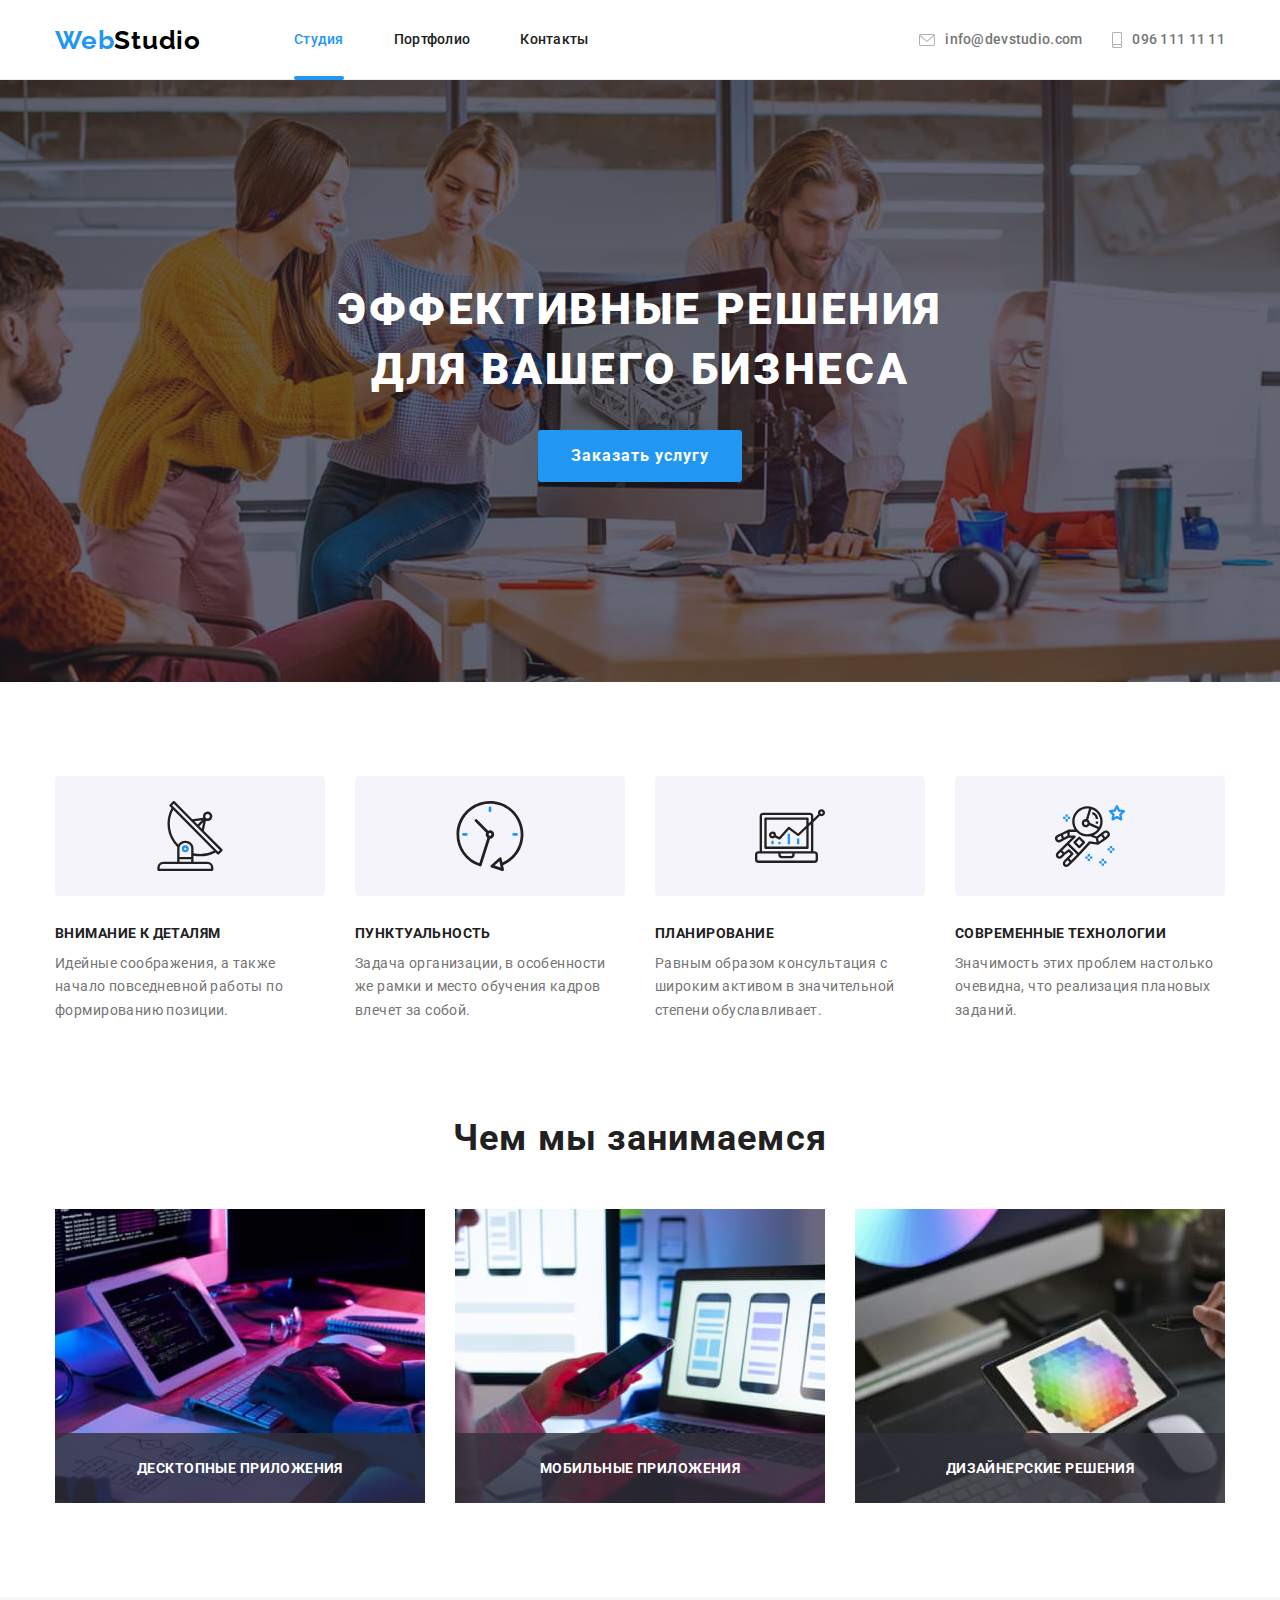
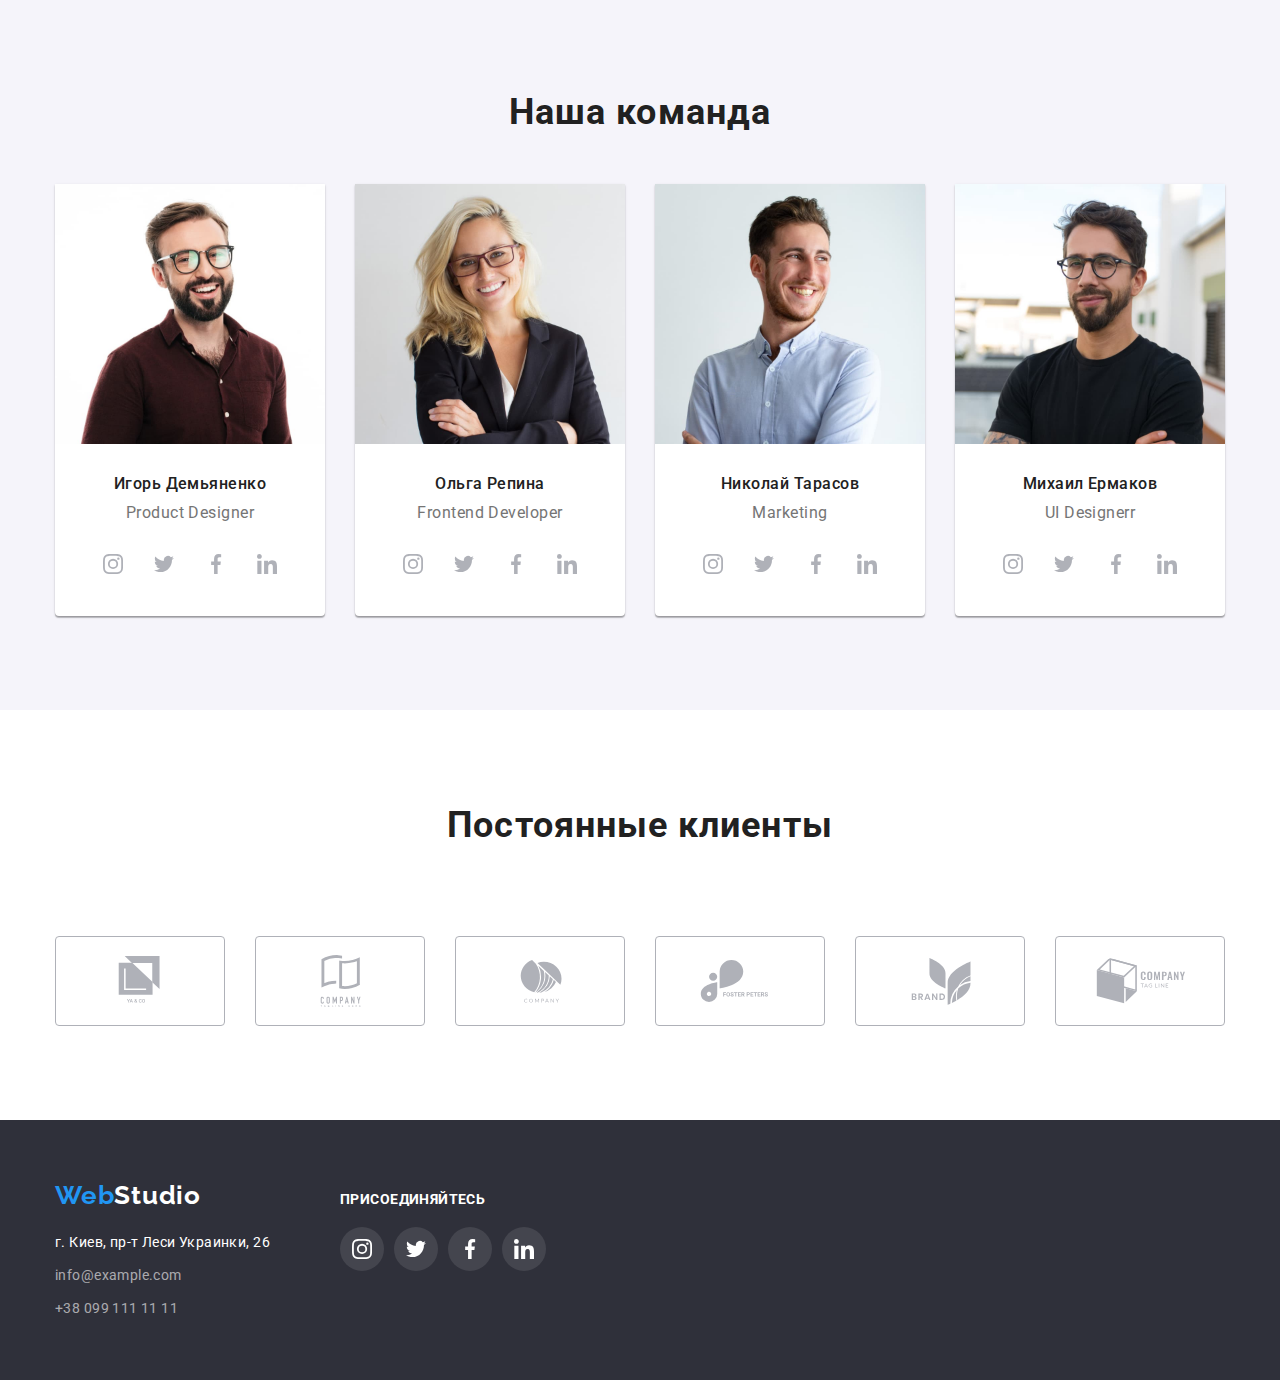
<file: index.html>
<!DOCTYPE html>
<html lang="ru">

<head>
    <meta charset="UTF-8">
    <meta name="viewport" content="width=device-width, initial-scale=1.0">
    <title>Web Studio</title>
    <link rel="preconnect" href="https://fonts.gstatic.com">
    <link
        href="https://fonts.googleapis.com/css2?family=Raleway:wght@700&family=Roboto:wght@400;500;700;900&display=swap"
        rel="stylesheet">
    <link rel="stylesheet"
        href="https://cdnjs.cloudflare.com/ajax/libs/modern-normalize/0.6.0/modern-normalize.min.css" />
    <link rel="stylesheet" href="css/style.css">
</head>

<body>
    <!--шапка-->
    <header class="header">
        <div class="container">
            <nav class="nav-links">
                <a href="./index.html" class="logo-header"><span class="logo-part">Web</span>Studio</a>
                <ul class="site-nav list">
                    <li class="nav-item"><a href="#" class="link current">Студия</a></li>
                    <li class="nav-item"><a href="./portfolio.html" class="link">Портфолио</a></li>
                    <li class="nav-item"><a href="" class="link">Контакты</a></li>
                </ul>
            </nav>
            <ul class="contacts list">
                <li class="contacts-item"><a href="mailto:info@devstudio.com" class="item">
                        <svg class="contacts-icon" width="16" height="12">
                            <use href="./image/symbol.svg#icon-envelope"></use>
                        </svg>
                        info@devstudio.com</a></li>
                <li class="contacts-item"><a href="tel:+380961111111" class="item">
                        <svg class="contacts-icon" width="10" height="16">
                            <use href="./image/symbol.svg#icon-smartphone"></use>
                        </svg>
                        096 111 11 11</a></li>
            </ul>
        </div>
    </header>

    <!--Баннер-->
    <main>
        <section class="hero">
            <div class="container">
                <h1 class="name">Эффективные решения для вашего бизнеса</h1>
                <button class="order" data-open-modal>Заказать услугу</button>
            </div>
        </section>

        <!--Модальное окно "Заказать услугу"-->
        <div class="backdrop is-hidden" data-backdrop>
            <div class="modal">
                <button class="close-btn" data-close-modal>
                    <svg class="modal-close" width="18" height="18">
                        <use href="./image/symbol.svg#icon-close"></use>
                    </svg>
                </button>
            </div>
        </div>
        <!-- Скрипт JS -->
        <script src="./js/modal.js"></script>

        <!--Ценности-->
        <section class="values">
            <div class="container">
                <h2 class="visually-hidden">Наши ценности</h2>
                <ul class="list">
                    <li class="list-item">
                        <h3 class="name">Внимание к деталям</h3>
                        <p class="essence">Идейные соображения, а также начало повседневной работы по формированию
                            позиции.
                        </p>
                    </li>
                    <li class="list-item">
                        <h3 class="name">Пунктуальность</h3>
                        <p class="essence">Задача организации, в особенности же рамки и место обучения кадров влечет за
                            собой.</p>
                    </li>
                    <li class="list-item">
                        <h3 class="name">Планирование</h3>
                        <p class="essence">Равным образом консультация с широким активом в значительной степени
                            обуславливает.</p>
                    </li>
                    <li class="list-item">
                        <h3 class="name">Современные технологии</h3>
                        <p class="essence">Значимость этих проблем настолько очевидна, что реализация плановых заданий.
                        </p>
                    </li>
                </ul>
            </div>
        </section>

        <!--Чем занимаемся-->
        <section class="works">
            <div class="container">
                <h2 class="title">Чем мы занимаемся</h2>
                <ul class="list">
                    <li class="works-item">
                        <img src="./image/box1.jpg" alt="Человек за столом пишет код на компьютере" width="370"
                            class="works-img">
                        <p class="works-label">Десктопные приложения</p>
                    </li>
                    <li class="works-item">
                        <img src="./image/box2.jpg" alt="Человек проверяет как отображается информация на смартфоне"
                            width="370" class="works-img">
                        <p class="works-label">Мобильные приложения</p>
                    </li>
                    <li class="works-item">
                        <img src="./image/box3.jpg" alt="Человек выбирает цвет на палитре цветов с планшета" width="370"
                            class="works-img">
                        <p class="works-label">Дизайнерские решения</p>
                    </li>
                </ul>
            </div>
        </section>

        <!--Наша команда-->
        <section class="team">
            <div class="container">
                <h2 class="name">Наша команда</h2>
                <ul class="list">
                    <li class="item"> <img src="./image/photo1.jpg" alt="Мужчина в бордовой рубашке и очках" width="270"
                            class="box">
                        <h3 class="title">Игорь Демьяненко</h3>
                        <p lang="en" class="position">Product Designer</p>

                        <ul class="social">
                            <li class="social-item">
                                <a href="#" class="social-link">
                                    <svg class="social-icon" width="20" height="20">
                                        <use href="./image/symbol.svg#icon-instagram" />
                                    </svg>
                                </a>
                            </li>
                            <li class="social-item">
                                <a href="#" class="social-link">
                                    <svg class="social-icon" width="20" height="20">
                                        <use href="./image/symbol.svg#icon-twitter" />
                                    </svg>
                                </a>
                            </li>
                            <li class="social-item">
                                <a href="#" class="social-link">
                                    <svg class="social-icon" width="20" height="20">
                                        <use href="./image/symbol.svg#icon-facebook" />
                                    </svg>
                                </a>
                            </li>
                            <li class="social-item">
                                <a href="#" class="social-link">
                                    <svg class="social-icon" width="20" height="20">
                                        <use href="./image/symbol.svg#icon-linkedin" />
                                    </svg>
                                </a>
                            </li>
                        </ul>

                    </li>
                    <li class="item">
                        <img src="./image/photo2.jpg" alt="Девушка в очках и деловом костюме" width="270" class="box">
                        <h3 class="title">Ольга Репина</h3>
                        <p lang="en" class="position">Frontend Developer</p>

                        <ul class="social">
                            <li class="social-item">
                                <a href="#" class="social-link">
                                    <svg class="social-icon" width="20" height="20">
                                        <use href="./image/symbol.svg#icon-instagram" />
                                    </svg>
                                </a>
                            </li>
                            <li class="social-item">
                                <a href="#" class="social-link">
                                    <svg class="social-icon" width="20" height="20">
                                        <use href="./image/symbol.svg#icon-twitter" />
                                    </svg>
                                </a>
                            </li>
                            <li class="social-item">
                                <a href="#" class="social-link">
                                    <svg class="social-icon" width="20" height="20">
                                        <use href="./image/symbol.svg#icon-facebook" />
                                    </svg>
                                </a>
                            </li>
                            <li class="social-item">
                                <a href="#" class="social-link">
                                    <svg class="social-icon" width="20" height="20">
                                        <use href="./image/symbol.svg#icon-linkedin" />
                                    </svg>
                                </a>
                            </li>
                        </ul>

                    </li>
                    <li class="item">
                        <img src="./image/photo3.jpg" alt="Мужчина в белой рубашке" width="270" class="box">
                        <h3 class="title">Николай Тарасов</h3>
                        <p lang="en" class="position">Marketing</p>

                        <ul class="social">
                            <li class="social-item">
                                <a href="#" class="social-link">
                                    <svg class="social-icon" width="20" height="20">
                                        <use href="./image/symbol.svg#icon-instagram" />
                                    </svg>
                                </a>
                            </li>
                            <li class="social-item">
                                <a href="#" class="social-link">
                                    <svg class="social-icon" width="20" height="20">
                                        <use href="./image/symbol.svg#icon-twitter" />
                                    </svg>
                                </a>
                            </li>
                            <li class="social-item">
                                <a href="#" class="social-link">
                                    <svg class="social-icon" width="20" height="20">
                                        <use href="./image/symbol.svg#icon-facebook" />
                                    </svg>
                                </a>
                            </li>
                            <li class="social-item">
                                <a href="#" class="social-link">
                                    <svg class="social-icon" width="20" height="20">
                                        <use href="./image/symbol.svg#icon-linkedin" />
                                    </svg>
                                </a>
                            </li>
                        </ul>

                    </li>
                    <li class="item">
                        <img src="./image/photo4.jpg" alt="Мужчина в черной футболке и очках" width="270" class="box">
                        <h3 class="title">Михаил Ермаков</h3>
                        <p lang="en" class="position">UI Designerr</p>

                        <ul class="social">
                            <li class="social-item">
                                <a href="#" class="social-link">
                                    <svg class="social-icon" width="20" height="20">
                                        <use href="./image/symbol.svg#icon-instagram" />
                                    </svg>
                                </a>
                            </li>
                            <li class="social-item">
                                <a href="#" class="social-link">
                                    <svg class="social-icon" width="20" height="20">
                                        <use href="./image/symbol.svg#icon-twitter" />
                                    </svg>
                                </a>
                            </li>
                            <li class="social-item">
                                <a href="#" class="social-link">
                                    <svg class="social-icon" width="20" height="20">
                                        <use href="./image/symbol.svg#icon-facebook" />
                                    </svg>
                                </a>
                            </li>
                            <li class="social-item">
                                <a href="#" class="social-link">
                                    <svg class="social-icon" width="20" height="20">
                                        <use href="./image/symbol.svg#icon-linkedin" />
                                    </svg>
                                </a>
                            </li>
                        </ul>

                    </li>
                </ul>
            </div>
        </section>

        <!--Постоянные клиенты-->
        <section class="client">
            <div class="container">
                <h2 class="name">Постоянные клиенты</h2>
                <ul class="list">
                    <li class="client-item">
                        <a href="#" class="link">
                            <svg class="client-icon" width="170" height="90">
                                <use href="./image/symbol.svg#icon-Client1"></use>
                            </svg>
                        </a>
                    </li>
                    <li class="client-item">
                        <a href="#" class="link">
                            <svg class="client-icon" width="170" height="90">
                                <use href="./image/symbol.svg#icon-Client2"></use>
                            </svg>
                        </a>
                    </li>
                    <li class="client-item">
                        <a href="#" class="link">
                            <svg class="client-icon" width="170" height="90">
                                <use href="./image/symbol.svg#icon-Client3"></use>
                            </svg>
                        </a>
                    </li>
                    <li class="client-item">
                        <a href="#" class="link">
                            <svg class="client-icon" width="170" height="90">
                                <use href="./image/symbol.svg#icon-Client4"></use>
                            </svg>
                        </a>
                    </li>
                    <li class="client-item">
                        <a href="#" class="link">
                            <svg class="client-icon" width="170" height="90">
                                <use href="./image/symbol.svg#icon-Client5"></use>
                            </svg>
                        </a>
                    </li>
                    <li class="client-item">
                        <a href="#" class="link">
                            <svg class="client-icon" width="170" height="90">
                                <use href="./image/symbol.svg#icon-Client6"></use>
                            </svg>
                        </a>
                    </li>
                </ul>
            </div>
        </section>
    </main>

    <!--Подвал-->
    <footer class="footer">
        <div class="container">
            <div class="footer-content">
                <p class="logo-footer"><span class="logo-part">Web</span>Studio</p>
                <address class="address">
                    <p class="office"> г. Киев, пр-т Леси Украинки, 26</p>
                    <p class="item"><a href="mailto:info@example.com" class="item">info@example.com</a></p>
                    <p class="item"><a href="tel:+380991111111" class="item">+38 099 111 11 11</a></p>
                </address>
            </div>
            <div class="footer-social">
                <p class="social-title">Присоединяйтесь</p>
                <ul class="social down">
                    <li class="social-item">
                        <a href="#" class="social-link">
                            <svg class="social-icon" width="20" height="20">
                                <use href="./image/symbol.svg#icon-instagram" />
                            </svg>
                        </a>
                    </li>

                    <li class="social-item">
                        <a href="#" class="social-link">
                            <svg class="social-icon" width="20" height="20">
                                <use href="./image/symbol.svg#icon-twitter" />
                            </svg>
                        </a>
                    </li>

                    <li class="social-item">
                        <a href="#" class="social-link">
                            <svg class="social-icon" width="20" height="20">
                                <use href="./image/symbol.svg#icon-facebook" />
                            </svg>
                        </a>
                    </li>

                    <li class="social-item">
                        <a href="#" class="social-link">
                            <svg class="social-icon" width="20" height="20">
                                <use href="./image/symbol.svg#icon-linkedin" />
                            </svg>
                        </a>
                    </li>
                </ul>
            </div>
        </div>
    </footer>

</body>

</html>
</file>
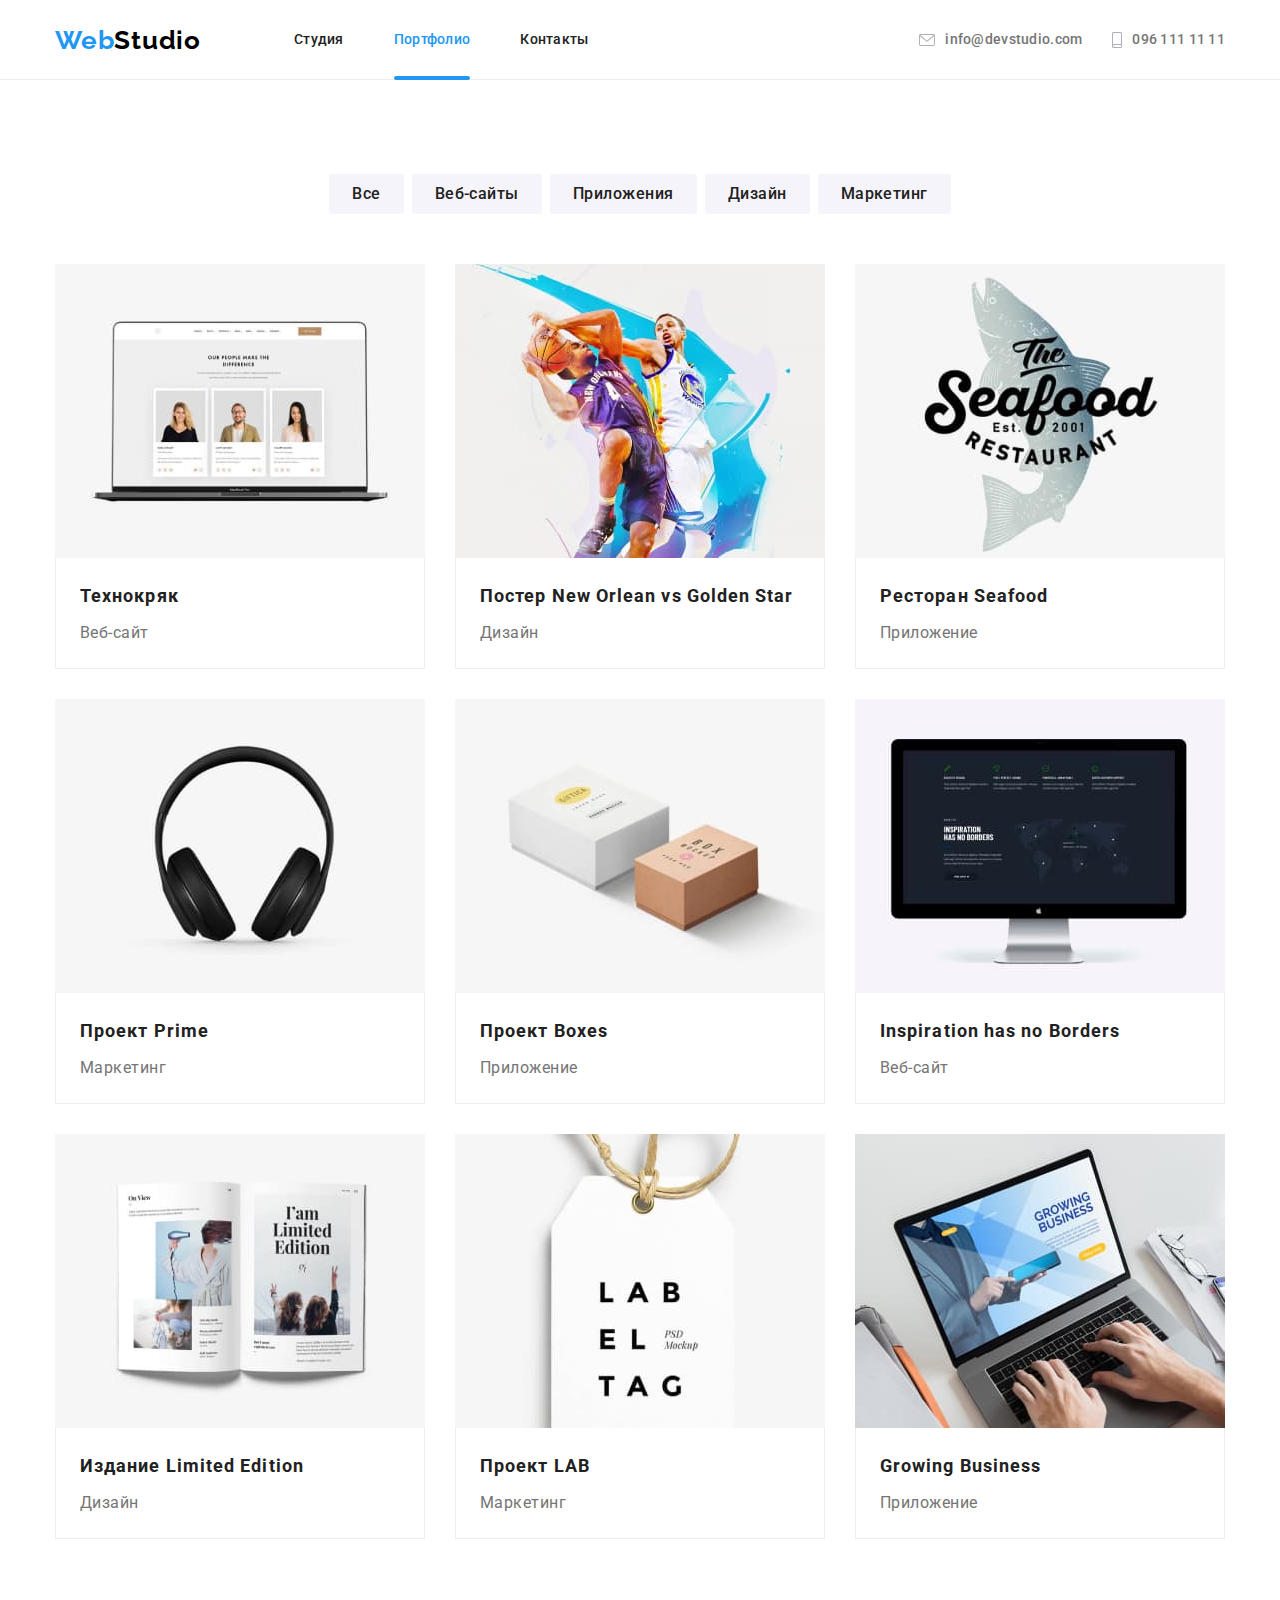
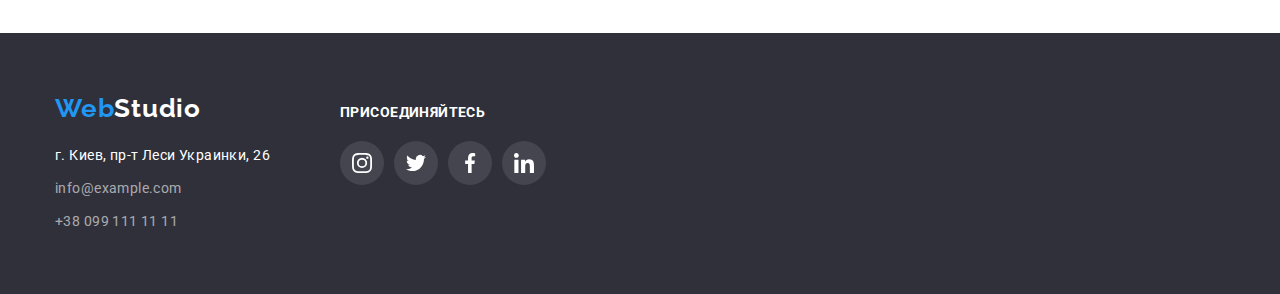
<file: portfolio.html>
<!DOCTYPE html>
<html lang="ru">

<head>
    <meta charset="UTF-8">
    <meta name="viewport" content="width=device-width, initial-scale=1.0">
    <title>Web Studio</title>
    <link rel="preconnect" href="https://fonts.gstatic.com">
    <link
        href="https://fonts.googleapis.com/css2?family=Raleway:wght@700&family=Roboto:wght@400;500;700;900&display=swap"
        rel="stylesheet">
    <link rel="stylesheet"
        href="https://cdnjs.cloudflare.com/ajax/libs/modern-normalize/0.6.0/modern-normalize.min.css" />
    <link rel="stylesheet" href="css/style.css">
</head>

<body>
    <!--шапка-->
    <header class="header">
        <div class="container">
            <nav class="nav-links">
                <a href="./index.html" class="logo-header"><span class="logo-part">Web</span>Studio</a>
                <ul class="site-nav list">
                    <li class="nav-item"><a href="./index.html" class="link">Студия</a></li>
                    <li class="nav-item"><a href="#" class="link current">Портфолио</a></li>
                    <li class="nav-item"><a href="" class="link">Контакты</a></li>
                </ul>
            </nav>
            <ul class="contacts list">
                <li class="contacts-item"><a href="mailto:info@devstudio.com" class="item">
                        <svg class="contacts-icon" width="16" height="12">
                            <use href="./image/symbol.svg#icon-envelope"></use>
                        </svg>
                        info@devstudio.com</a></li>
                <li class="contacts-item"><a href="tel:+380961111111" class="item">
                        <svg class="contacts-icon" width="10" height="16">
                            <use href="./image/symbol.svg#icon-smartphone"></use>
                        </svg>
                        096 111 11 11</a></li>
            </ul>
        </div>
    </header>

    <main>
        <section class="portfolio">
            <div class="container">
                <h1 class="visually-hidden">Продукты компании</h1>
                <!--фильтр-->
                <ul class="button list">
                    <li class="button-item">
                        <button type="button" class="item">
                            Все
                        </button>

                    </li>
                    <li class="button-item">
                        <button type="button" class="item">
                            Веб-сайты
                        </button>
                    </li>
                    <li class="button-item">
                        <button type="button" class="item">
                            Приложения
                        </button>
                    </li>
                    <li class="button-item">
                        <button type="button" class="item">
                            Дизайн
                        </button>
                    </li>
                    <li class="button-item">

                        <button type="button" class="item">
                            Маркетинг
                        </button>
                    </li>
                </ul>
                <!--продукция-->
                <ul class="production list">
                    <li class="item">
                        <a class="item-link" href="">
                            <div class="box-overlay">
                                <img src="./image/portfolio1.jpg" alt="Ноутбук с изображением веб-сайта" width="370"
                                    class="box">
                                <p class="overlay">Технокряк это современная площадка распространения коронавируса.
                                    Компании
                                    используют эту платформу для цифрового
                                    шпионажа и атак на защищённые сервера конкурентов.</p>
                            </div>
                            <div class="text">
                                <h2 class="name">Технокряк</h2>
                                <p class="category">Веб-сайт</p>
                            </div>
                        </a>
                    </li>
                    <li class="item">
                        <a class="item-link" href="">
                            <div class="box-overlay">
                                <img src="./image/portfolio2.jpg" alt="Два баскетболиста с мячом" width="370"
                                    class="box">
                                <p class="overlay"> Lorem ipsum dolor sit amet consectetur.</p>
                            </div>
                            <div class="text">
                                <h2 class="name">Постер New Orlean vs Golden Star</h2>
                                <p class="category">Дизайн</p>
                            </div>
                        </a>
                    </li>
                    <li class="item">
                        <a class="item-link" href="">
                            <div class="box-overlay">
                                <img src="./image/portfolio3.jpg" alt="Логотип ресторана" width="370" class="box">
                                <p class="overlay"> Lorem ipsum dolor sit amet consectetur.</p>
                            </div>
                            <div class="text">
                                <h2 class="name">Ресторан Seafood</h2>
                                <p class="category">Приложение</p>
                            </div>
                        </a>
                    </li>
                    <li class="item">
                        <a class="item-link" href="">
                            <div class="box-overlay">
                                <img src="./image/portfolio4.jpg" alt="Наушники" width="370" class="box">
                                <p class="overlay"> Lorem ipsum dolor sit amet consectetur.</p>
                            </div>
                            <div class="text">
                                <h2 class="name">Проект Prime</h2>
                                <p class="category">Маркетинг</p>
                            </div>
                        </a>
                    </li>
                    <li class="item">
                        <a class="item-link" href="">
                            <div class="box-overlay">
                                <img src="./image/portfolio5.jpg" alt="Две картонные коробки" width="370" class="box">
                                <p class="overlay"> Lorem ipsum dolor sit amet consectetur.</p>
                            </div>
                            <div class="text">
                                <h2 class="name">Проект Boxes</h2>
                                <p class="category">Приложение</p>
                            </div>
                        </a>
                    </li>
                    <li class="item">
                        <a class="item-link" href="">
                            <div class="box-overlay">
                                <img src="./image/portfolio6.jpg" alt="Монитор с изображением веб-сайта" width="370"
                                    class="box">
                                <p class="overlay"> Lorem ipsum dolor sit amet consectetur.</p>
                            </div>
                            <div class="text">
                                <h2 class="name">Inspiration has no Borders</h2>
                                <p class="category">Веб-сайт</p>
                            </div>
                        </a>
                    </li>
                    <li class="item">
                        <a class="item-link" href="">
                            <div class="box-overlay">
                                <img src="./image/portfolio7.jpg" alt="Разворот книги" width="370" class="box">
                                <p class="overlay"> Lorem ipsum dolor sit amet consectetur.</p>
                            </div>
                            <div class="text">
                                <h2 class="name">Издание Limited Edition</h2>
                                <p class="category">Дизайн</p>
                            </div>
                        </a>
                    </li>
                    <li class="item">
                        <a class="item-link" href="">
                            <div class="box-overlay">
                                <img src="./image/portfolio8.jpg" alt="Бирка с надписью" width="370" class="box">
                                <p class="overlay"> Lorem ipsum dolor sit amet consectetur.</p>
                            </div>
                            <div class="text">
                                <h2 class="name">Проект LAB</h2>
                                <p class="category">Маркетинг</p>
                            </div>
                        </a>
                    </li>
                    <li class="item">
                        <a class="item-link" href="">
                            <div class="box-overlay">
                                <img src="./image/portfolio9.jpg" alt="Ноутбук с изображением веб-сайта" width="370"
                                    class="box">
                                <p class="overlay"> Lorem ipsum dolor sit amet consectetur.</p>
                            </div>
                            <div class="text">
                                <h2 class="name">Growing Business</h2>
                                <p class="category">Приложение</p>
                            </div>
                        </a>
                    </li>
                </ul>
            </div>

        </section>

    </main>

    <!--Подвал-->
    <footer class="footer">
        <div class="container">
            <div class="footer-content">
                <p class="logo-footer"><span class="logo-part">Web</span>Studio</p>
                <address class="address">
                    <p class="office"> г. Киев, пр-т Леси Украинки, 26</p>
                    <p class="item"><a href="mailto:info@example.com" class="item">info@example.com</a></p>
                    <p class="item"><a href="tel:+380991111111" class="item">+38 099 111 11 11</a></p>
                </address>
            </div>
            <div class="footer-social">
                <h2 class="social-title">Присоединяйтесь</h2>
                <ul class="social down">
                    <li class="social-item">
                        <a href="#" class="social-link">
                            <svg class="social-icon" width="20" height="20">
                                <use href="./image/symbol.svg#icon-instagram" />
                            </svg>
                        </a>
                    </li>

                    <li class="social-item">
                        <a href="#" class="social-link">
                            <svg class="social-icon" width="20" height="20">
                                <use href="./image/symbol.svg#icon-twitter" />
                            </svg>
                        </a>
                    </li>

                    <li class="social-item">
                        <a href="#" class="social-link">
                            <svg class="social-icon" width="20" height="20">
                                <use href="./image/symbol.svg#icon-facebook" />
                            </svg>
                        </a>
                    </li>

                    <li class="social-item">
                        <a href="#" class="social-link">
                            <svg class="social-icon" width="20" height="20">
                                <use href="./image/symbol.svg#icon-linkedin" />
                            </svg>
                        </a>
                    </li>
                </ul>
            </div>
        </div>
    </footer>

</body>

</html>
</file>
<file: css/style.css>
/* Структура:
рут
нормалайз
общее
хеадер
мэйн на студии
мэйн на портфолио
футтер
скрыть заголовки*/

/* основной цвет текста  #757575 */
/* вторичный цвет текста  #212121*/
/* акцент + первая часть лого #2196F3 */
/* вторая часть лого в хедере #000000 */
/* белый + вторая часть лого в футтере #FFFFFF */
/* контакты в футере rgba(255, 255, 255, .6) */
/* бєкграунд в герое #2F303A */
/* бєкгаунд "наша команда" + кнопки фильтра #F5F4FA */
/* бэкгаунд #ffffff */
/* границы #EEEEEE */
:root {
  --primery-text-color: #757575;
  --secondary-text-color: #212121;
  --accent-color: #2196f3;
  --accent-secondary-color: #ffffff;
  --logo-first-part: #2196f3;
  --header-logo-second-part: #000000;
  --background: #ffffff;
  --background-hero: #2f303a;
  --background-team: #f5f4fa;
  --backgound-footer: #2f303a;
  --footer-logo-second-part: #ffffff;
  --footer-contscts: rgba(255, 255, 255, 0.6);
  --background-filter: #f5f4fa;
  --border: #eeeeee;
  --line: #ececec;
  --icon-primery-color: #afb1b8;
  --duration: 250ms;
  --function: cubic-bezier(0.4, 0, 0.2, 1);
}

/* перенести потом в файл нормалайз.сиэсэс- начало */
ul {
  list-style: none;
  padding-inline-start: 0px;
}

a {
  text-decoration: none;
}

address {
  font-style: normal;
}
/* перенести потом в файл нормалайз.сиэсэс- конец */

/* общее */
body {
  background-color: var(--background);
  color: var(--primery-text-color);
  font-family: Roboto, sans-serif;
  font-style: normal;
}

.container {
  margin-left: auto;
  margin-right: auto;
  width: 1200px;
  padding-left: 15px;
  padding-right: 15px;
  /* outline: 2px solid tomato; */
}

.list {
  padding: 0;
  margin: 0;
  list-style: none;
}

/* все про хедер */

.header .container,
.nav-links {
  display: flex;
  align-items: center;
}
.header {
  border-bottom: 1px solid var(--line);
  height: 80px;
}

/* лого */
.logo-header {
  margin-right: 93px;

  color: var(--header-logo-second-part);
  font-family: Raleway, sans-serif;

  font-size: 26px;
  font-weight: 700;
  line-height: 1.19;
  letter-spacing: 0.03em;
}

.logo-part {
  color: var(--logo-first-part);
}

/* навигация */
.site-nav .link {
  display: block;
  padding-top: 32px;
  padding-bottom: 32px;
  color: var(--secondary-text-color);
  font-weight: 500;
  font-size: 14px;
  line-height: 1.14;
  letter-spacing: 0.02em;
  cursor: pointer;
  transition-property: color;
  transition-duration: var(--duration);
  transition-timing-function: var(--function);
}

.site-nav .link:hover,
.site-nav .link:focus {
  color: var(--accent-color);
}

.site-nav .current {
  position: relative;
  color: var(--accent-color);
}

.site-nav .current::after {
  content: "";
  position: absolute;
  bottom: 0px;
  left: 0;
  width: 100%;
  height: 4px;
  background-color: var(--accent-color);
  border-radius: 2px;
}

.site-nav.list {
  display: flex;
}

.site-nav .nav-item + .nav-item {
  margin-left: 50px;
}

/* контакты */
.contacts .item {
  color: var(--primery-text-color);
  font-weight: 500;
  font-size: 14px;
  line-height: 1.14;
  letter-spacing: 0.02em;
  cursor: pointer;
  transition-property: color;
  transition-duration: var(--duration);
  transition-timing-function: var(--function);
}

.contacts .item:hover,
.contacts .item:focus {
  color: var(--accent-color);
}

.contacts .item:hover .contacts-icon,
.contacts .item:focus .contacts-icon {
  fill: var(--accent-color);
}

.contacts.list {
  display: flex;
  margin-left: auto;
}

.contacts-item:nth-child(1) {
  margin-right: 30px;
}

.contacts-icon {
  fill: var(--icon-primery-color);
  transition-property: fill;
  transition-duration: var(--duration);
  transition-timing-function: var(--function);
}

.contacts.list .item {
  display: flex;
  align-items: center;
}

.contacts-icon {
  margin-right: 10px;
}

/* мэйн на студии */
/* герой */
.hero {
  margin-left: auto;
  margin-right: auto;
  padding-top: 200px;
  padding-bottom: 200px;
  background-color: var(--background-hero);
  background-image: linear-gradient(
      to right,
      rgba(47, 48, 58, 0.4),
      rgba(47, 48, 58, 0.4)
    ),
    url("../image/bghero.jpg");
  background-repeat: no-repeat;
  max-width: 1600px;
  background-position: 50% 50%;
  background-size: cover;
}

.hero .container {
  text-align: center;
  padding-right: 252px;
  padding-left: 252px;
}

.hero .name {
  margin-top: 0;
  margin-bottom: 30px;
  /* background-color: var(--background-hero); */
  color: var(--accent-secondary-color);
  font-weight: 900;
  font-size: 44px;
  line-height: 1.36;
  letter-spacing: 0.06em;
  text-transform: uppercase;
}
.hero .order {
  display: inline-block;
  border: 1px solid transparent;
  border-radius: 3px;
  padding: 10px 32px;
  min-width: 200px;

  background-color: var(--accent-color);
  color: var(--accent-secondary-color);
  font-weight: 700;
  font-size: 16px;
  line-height: 1.87;
  letter-spacing: 0.06em;
  text-align: center;
}

/*Модалка в герое*/

.backdrop {
  position: fixed;
  width: 100%;
  height: 100%;
  background-color: rgba(0, 0, 0, 0.2);
  top: 0;
  left: 0;
  transition-property: opacity, visibility;
  transition-duration: var(--duration);
  transition-timing-function: var(--function);
}

.backdrop.is-hidden {
  opacity: 0;
  pointer-events: none;
  visibility: hidden;
}

.backdrop.is-hidden .modal {
  transform: translate(-50%, -50%) scale(1.1);
}

.modal {
  position: absolute;
  top: 50%;
  left: 50%;
  transform: translate(-50%, -50%) scale(1);
  width: 528px;
  height: 581px;
  padding: 8px;
  background-color: var(--background);
  box-shadow: 0px 1px 3px rgba(0, 0, 0, 0.12), 0px 1px 1px rgba(0, 0, 0, 0.14),
    0px 2px 1px rgba(0, 0, 0, 0.2);
  border-radius: 4px;
  transition-property: transform;
  transition-duration: var(--duration);
  transition-timing-function: var(--function);
}

.close-btn {
  display: flex;
  justify-content: center;
  align-items: center;
  margin-left: auto;
  width: 30px;
  height: 30px;
  background-color: var(--background);
  border: 1px solid rgba(0, 0, 0, 0.1);
  border-radius: 50%;
  cursor: pointer;
}

/* ценности */
.values {
  padding-top: 94px;
  padding-bottom: 94px;
}

.values .list {
  display: flex;
  flex-wrap: wrap;
}

.values .list-item {
  width: 270px;
}

.values .list-item::before {
  display: block;
  content: "";
  height: 150px;
  background-size: contain;
  background-repeat: no-repeat;
  background-position: top;
}

.values .list-item:nth-child(1)::before {
  background-image: url(../image/values1.svg);
}

.values .list-item:nth-child(2)::before {
  background-image: url(../image/values2.svg);
}

.values .list-item:nth-child(3)::before {
  background-image: url(../image/values3.svg);
}

.values .list-item:nth-child(4)::before {
  background-image: url(../image/values4.svg);
}

.values .list-item + .list-item {
  margin-left: 30px;
}

.values .name {
  margin-top: 0;
  margin-bottom: 10px;
  color: var(--secondary-text-color);
  font-weight: 700;
  font-size: 14px;
  line-height: 1.14;
  letter-spacing: 0.03em;
  text-transform: uppercase;
  text-align: left;
}

.values .essence {
  margin-top: 0;
  margin-bottom: 0;
  font-weight: 400;
  font-size: 14px;
  line-height: 1.71;
  letter-spacing: 0.03em;
  text-align: left;
}

/* чем мы занимаемся */
.works {
  padding-bottom: 94px;
}

.works .list {
  display: flex;
  justify-content: space-between;
}

.works .title {
  margin-top: 0;
  margin-bottom: 50px;
  color: var(--secondary-text-color);
  font-weight: 700;
  font-size: 36px;
  line-height: 1.17;
  letter-spacing: 0.03em;
  text-align: center;
}

.works-img {
  display: block;
}

.works-item {
  position: relative;
  z-index: -1;
}

.works-label {
  position: absolute;
  bottom: 0px;
  left: 0px;
  right: 0px;
  margin: 0px;
  padding: 27px 0;
  background-color: rgba(47, 48, 58, 0.8);
  color: var(--accent-secondary-color);
  font-size: 14px;
  font-weight: 700;
  line-height: 1.17;
  text-transform: uppercase;
  text-align: center;
  letter-spacing: 0.03em;
}

/* наша команда */
.team {
  background-color: var(--background-team);
  padding-top: 94px;
  padding-bottom: 94px;
}

.team .box {
  display: block;
}

.team .list {
  display: flex;
  flex-wrap: wrap;
  /* margin-left: -30px; */
}
.team .item {
  flex-basis: calc(100% / 4 - 30px);
  margin-left: 30px;
  padding-bottom: 30px;
  background-color: #fff;
  border-radius: 0px 0px 4px 4px;
  box-shadow: 0px 1px 3px rgba(0, 0, 0, 0.12), 0px 1px 1px rgba(0, 0, 0, 0.14),
    0px 2px 1px rgba(0, 0, 0, 0.2);
}

.team .item:first-child {
  margin-left: 0px;
}

.team .name {
  margin-top: 0;
  margin-bottom: 50px;
  color: var(--secondary-text-color);
  font-weight: 700;
  font-size: 36px;
  line-height: 1.17;
  letter-spacing: 0.03em;
  text-align: center;
}

.team .title {
  margin-top: 30px;
  margin-bottom: 10px;
  color: var(--secondary-text-color);
  font-weight: 500;
  font-size: 16px;
  line-height: 1.19;
  letter-spacing: 0.03em;
  text-align: center;
}

.team .position {
  margin-top: 0;
  margin-bottom: 16px;
  font-weight: 400;
  font-size: 16px;
  line-height: 1.19;
  letter-spacing: 0.03em;
  text-align: center;
}

/* соц.сети в тиме */
.social {
  display: flex;
  justify-content: space-around;
  padding-left: 32px;
  padding-right: 32px;
}

.social-item {
  display: flex;
  justify-content: center;
}

.social-link {
  width: 44px;
  height: 44px;
  display: flex;
  justify-content: center;
  align-items: center;
  border-radius: 50%;
  transition-property: background-color;
  transition-duration: var(--duration);
  transition-timing-function: var(--function);
}

.social-link:hover,
.social-link:focus {
  background-color: var(--accent-color);
}

.social-icon {
  fill: var(--icon-primery-color);
  transition-property: fill;
  transition-duration: var(--duration);
  transition-timing-function: var(--function);
}

.social-link:hover .social-icon,
.social-link:focus .social-icon {
  fill: var(--accent-secondary-color);
}

/* Постоянные клиенты */
.client {
  padding-top: 94px;
  padding-bottom: 94px;
}

.client .name {
  margin-top: 0;
  margin-bottom: 50px;
  color: var(--secondary-text-color);
  font-weight: 700;
  font-size: 36px;
  line-height: 1.17;
  letter-spacing: 0.03em;
  text-align: center;
}

.client .list {
  display: flex;
  margin-top: 90px;
}

.client-item .link {
  margin-left: 30px;
  border: 1px solid var(--icon-primery-color);
  border-radius: 4px;
  width: 170px;
  height: 90px;
  display: flex;
  align-items: center;
  justify-content: center;
  transition-property: border;
  transition-duration: var(--duration);
  transition-timing-function: var(--function);
}

.client-icon {
  fill: var(--icon-primery-color);
  transition-property: fill;
  transition-duration: var(--duration);
  transition-timing-function: var(--function);
}

.client .list {
  margin-left: -30px;
}

.client-item .link:hover,
.client-item .link:focus {
  border: 1px solid var(--accent-color);
  border-radius: 4px;
  /* fill: var(--accent-color); */
}

.client-item .link:hover .client-icon,
.client-item .link:focus .client-icon {
  fill: var(--accent-color);
}

/* мэйн на портфолио */
.portfolio {
  padding-top: 94px;
  padding-bottom: 94px;
}
/* фильтр */
.button.list {
  margin-bottom: 50px;
  display: flex;
  justify-content: center;
}

.button .item {
  display: inline-block;
  border: 1px solid transparent;
  border-radius: 3px;
  padding: 6px 22px;

  background-color: var(--background-filter);
  color: var(--secondary-text-color);
  cursor: pointer;
  font-family: Roboto, sans-serif;
  font-weight: 500;
  font-size: 16px;
  line-height: 1.62;
  letter-spacing: 0.03em;
  transition-property: color, background-color, box-shadow;
  transition-duration: var(--duration);
  transition-timing-function: var(--function);
}

.button .item:hover,
.button .item:focus {
  background-color: var(--accent-color);
  color: var(--accent-secondary-color);
  box-shadow: 0px 3px 1px rgba(0, 0, 0, 0.1), 0px 1px 2px rgba(0, 0, 0, 0.08),
    0px 2px 2px rgba(0, 0, 0, 0.12);
}

.button > .button-item + .button-item {
  margin-left: 8px;
}

/* продукция */
.production.list {
  display: flex;
  flex-wrap: wrap;
}
.production .item {
  width: 370px;
  margin-bottom: 30px;
  margin-right: 30px;
  transition-property: box-shadow;
  transition-duration: var(--duration);
  transition-timing-function: var(--function);
}

.production .item:nth-child(3n) {
  margin-right: 0px;
}

.production .item:nth-last-child(-n + 3) {
  margin-bottom: 0px;
}

.production .item:hover,
.production .item:focus {
  box-shadow: 0px 1px 1px rgba(0, 0, 0, 0.12), 0px 4px 4px rgba(0, 0, 0, 0.06),
    1px 4px 6px rgba(0, 0, 0, 0.16);
}

.text {
  padding: 20px 24px;
  border: 1px solid var(--border);
  border-top: none;
}

.production .name {
  margin-top: 0;
  margin-bottom: 4px;
  color: var(--secondary-text-color);
  font-weight: 700;
  font-size: 18px;
  line-height: 2;
  letter-spacing: 0.06em;
}

.production .category {
  margin-top: 0;
  margin-bottom: 0px;
  font-weight: 400;
  font-size: 16px;
  line-height: 1.88;
  letter-spacing: 0.03em;
  color: var(--primery-text-color);
}

.production .box {
  display: block;
}

.box-overlay {
  width: 370px;
  height: 294px;
  position: relative;
  overflow: hidden;
}

.overlay {
  position: absolute;
  top: 0;
  left: 0;
  width: 100%;
  height: 100%;
  background-color: rgba(33, 150, 243, 0.9);
  transform: translatey(100%);
  transition: transform 250ms cubic-bezier(0.4, 0, 0.2, 1);
  margin: 0px;
  padding: 63px 24px;
  font-weight: 400;
  font-size: 18px;
  line-height: 1.56;
  letter-spacing: 0.03em;
  color: var(--accent-secondary-color);
}

.item-link:hover .overlay,
.item-link:focus .overlay {
  transform: translatey(0);
}

/* все про футтер */

.footer .container {
  display: flex;
  align-items: baseline;
}

.social-title {
  margin-top: 0;
  margin-bottom: 0px;
  font-weight: 700;
  font-size: 14px;
  line-height: 1.17;
  letter-spacing: 0.03em;
  text-transform: uppercase;
  color: var(--accent-secondary-color);
}

.social {
  margin-top: 20px;
}

.social.down {
  padding-left: 0px;
  padding-right: 0px;
  margin-bottom: 0px;
}

footer .social-item {
  margin-right: 10px;
  background-color: rgba(255, 255, 255, 0.1);
  border-radius: 50%;
}

footer .social-icon {
  fill: var(--accent-secondary-color);
}

.footer {
  background-color: var(--backgound-footer);
  padding-top: 60px;
  padding-bottom: 60px;
}

.footer-content {
  margin-right: 70px;
}

/* лого */
.logo-footer {
  margin-top: 0;
  margin-bottom: 20px;
  color: var(--footer-logo-second-part);
  font-family: Raleway, sans-serif;
  font-weight: 700;
  font-size: 26px;
  line-height: 1.19;
  letter-spacing: 0.03em;
}

.logo-part {
  color: var(--logo-first-part);
}

/* адресс */
.address {
  font-weight: normal;
  font-size: 14px;
  line-height: 1.71;
  letter-spacing: 0.03em;
}
.address .office {
  margin-top: 0;
  margin-bottom: 0;
  color: var(--footer-logo-second-part);
}

.address .item {
  margin-top: 9px;
  margin-bottom: 0;
  color: var(--footer-contscts);
}

/* скрыть заголовки, которых нет на макете */
.visually-hidden {
  position: absolute;
  width: 1px;
  height: 1px;
  margin: -1px;
  border: 0;
  padding: 0;

  white-space: nowrap;
  clip-path: inset(100%);
  clip: rect(0 0 0 0);
  overflow: hidden;
}
</file>
